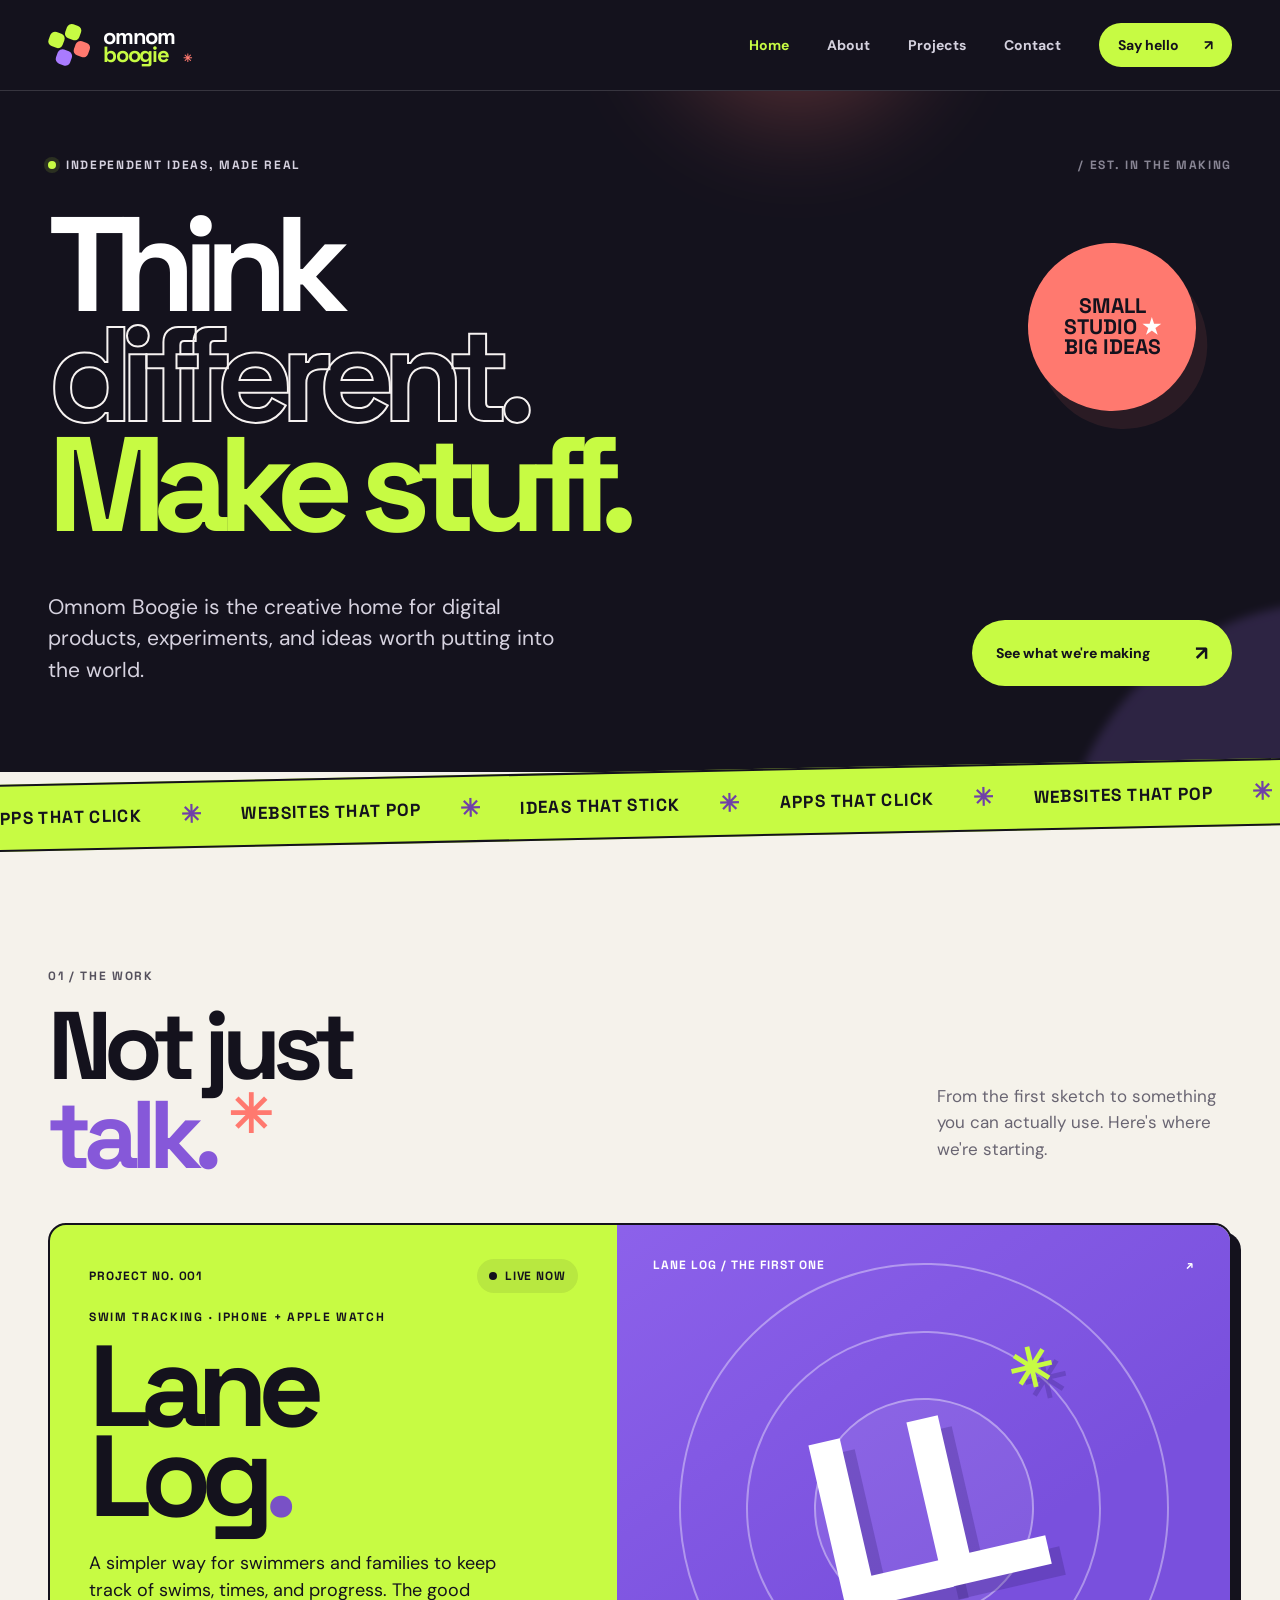
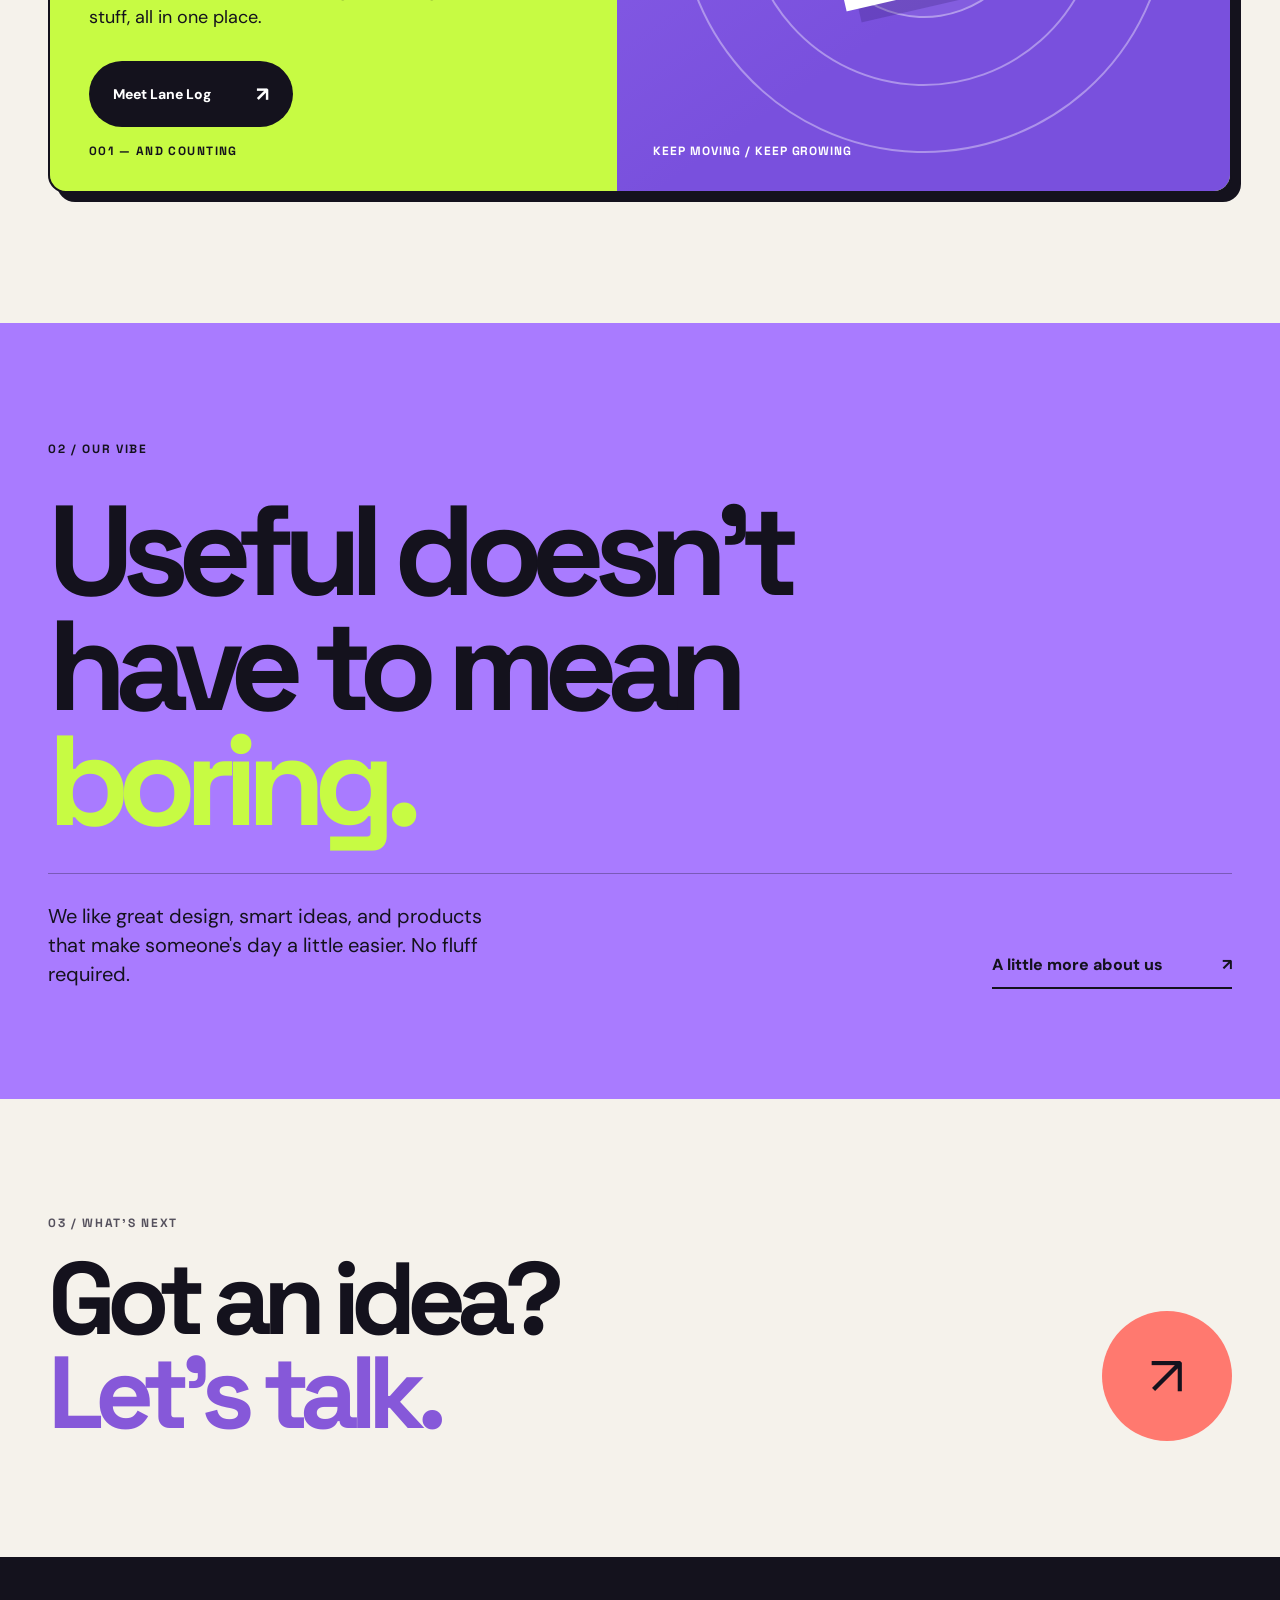
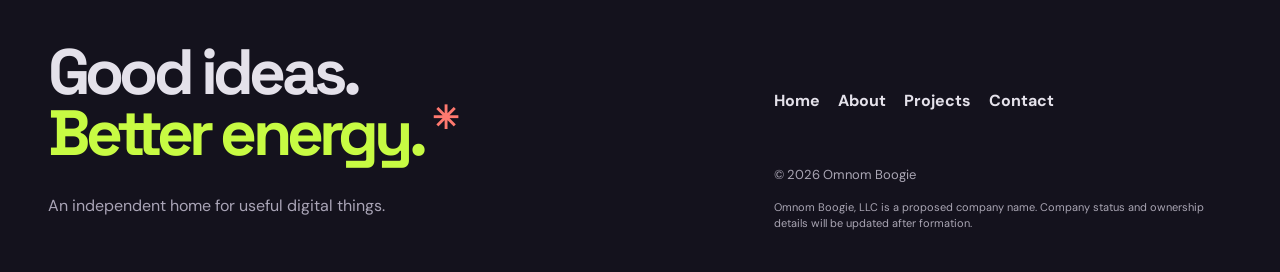
<file: index.html>
<!doctype html>
<html lang="en"><head><meta charset="utf-8"><meta name="viewport" content="width=device-width, initial-scale=1"><meta name="theme-color" content="#11101a"><meta name="description" content="Omnom Boogie is an independent home for digital products and projects. Meet Lane Log and see what comes next."><meta property="og:type" content="website"><meta property="og:title" content="Good ideas. Better energy."><meta property="og:description" content="Omnom Boogie is an independent home for digital products and projects. Meet Lane Log and see what comes next."><title>Good ideas. Better energy. | Omnom Boogie</title><link rel="icon" href="assets/favicon.svg" type="image/svg+xml"><link rel="stylesheet" href="styles.css"><script src="site.js" defer></script></head>
<body><a class="skip" href="#main">Skip to content</a><header class="site-header"><div class="wrap nav-wrap"><a class="brand" href="index.html" aria-label="Omnom Boogie home"><span class="brand-symbol" aria-hidden="true"><span></span><span></span><span></span><span></span></span><span class="brand-text">omnom<span>boogie</span><b>✳</b></span></a><button class="menu-toggle" aria-expanded="false" aria-controls="nav" type="button"><span class="menu-label">Menu</span><span class="menu-glyph" aria-hidden="true">☰</span></button><nav class="nav" id="nav" aria-label="Main navigation"><a href="index.html" aria-current="page">Home</a><a href="about.html">About</a><a href="projects.html">Projects</a><a href="contact.html">Contact</a><a class="nav-contact" href="contact.html">Say hello <span aria-hidden="true">↗</span></a></nav></div></header>
<main id="main"><section class="hero"><div class="wrap hero-inner"><div class="eyebrow light"><span class="signal"></span> INDEPENDENT IDEAS, MADE REAL <span class="eyebrow-right">/ EST. IN THE MAKING</span></div><div class="hero-headline"><h1>Think<br><span class="outline">different.</span><br><span class="pop-text">Make stuff.</span></h1><div class="hero-sticker" aria-hidden="true"><div>SMALL<br>STUDIO<span>★</span><br>BIG IDEAS</div></div></div><div class="hero-bottom"><p>Omnom Boogie is the creative home for digital products, experiments, and ideas worth putting into the world.</p><a class="pill-button lime" href="projects.html">See what we're making <span aria-hidden="true">↗</span></a></div></div><div class="hero-shape shape-one" aria-hidden="true"></div><div class="hero-shape shape-two" aria-hidden="true"></div></section>
<div class="marquee" aria-label="Apps, websites, and ideas with personality"><div class="marquee-track" aria-hidden="true">APPS THAT CLICK <span>✳</span> WEBSITES THAT POP <span>✳</span> IDEAS THAT STICK <span>✳</span> APPS THAT CLICK <span>✳</span> WEBSITES THAT POP <span>✳</span> IDEAS THAT STICK <span>✳</span></div></div>
<section class="work-section wrap" id="work"><div class="section-top"><div><p class="eyebrow dark">01 / THE WORK</p><h2>Not just<br><em>talk.</em> <span class="asterisk">✳</span></h2></div><p>From the first sketch to something you can actually use. Here's where we're starting.</p></div><article class="project-feature"><div class="project-detail"><div class="feature-meta"><span>PROJECT NO. 001</span><span class="live-dot">LIVE NOW</span></div><div class="project-main"><p class="eyebrow">SWIM TRACKING · IPHONE + APPLE WATCH</p><h3>Lane<br>Log<span class="dot">.</span></h3><p>A simpler way for swimmers and families to keep track of swims, times, and progress. The good stuff, all in one place.</p><a class="pill-button black" href="https://www.mylanelog.com/" target="_blank" rel="noopener noreferrer">Meet Lane Log <span aria-hidden="true">↗</span></a></div><div class="project-counter">001 — AND COUNTING</div></div><div class="project-visual" aria-label="Decorative Lane Log showcase artwork"><div class="visual-top"><span>LANE LOG / THE FIRST ONE</span><span>↗</span></div><div class="water-ring ring-a"></div><div class="water-ring ring-b"></div><div class="water-ring ring-c"></div><div class="lane-monogram">LL<span>✳</span></div><div class="visual-bottom">KEEP MOVING / KEEP GROWING</div></div></article></section>
<section class="statement"><div class="wrap statement-grid"><p class="eyebrow">02 / OUR VIBE</p><h2>Useful doesn't<br>have to mean<br><span>boring.</span></h2><div class="statement-bottom"><p>We like great design, smart ideas, and products that make someone's day a little easier. No fluff required.</p><a class="text-link" href="about.html">A little more about us <span aria-hidden="true">↗</span></a></div></div></section>
<section class="contact-strip wrap"><div><p class="eyebrow dark">03 / WHAT'S NEXT</p><h2>Got an idea?<br><em>Let's talk.</em></h2></div><a class="round-cta" href="contact.html" aria-label="Go to contact page">↗</a></section></main>
<footer class="footer"><div class="wrap footer-inner"><div><a class="footer-brand" href="index.html">Good ideas.<br><i>Better energy.</i> <span>✳</span></a><p class="foot-note">An independent home for useful digital things.</p></div><div class="footer-right"><div class="footer-links"><a href="index.html">Home</a><a href="about.html">About</a><a href="projects.html">Projects</a><a href="contact.html">Contact</a></div><p>© <span data-year>2026</span> Omnom Boogie</p><p class="legal-note">Omnom Boogie, LLC is a proposed company name. Company status and ownership details will be updated after formation.</p></div></div></footer></body></html>
</file>
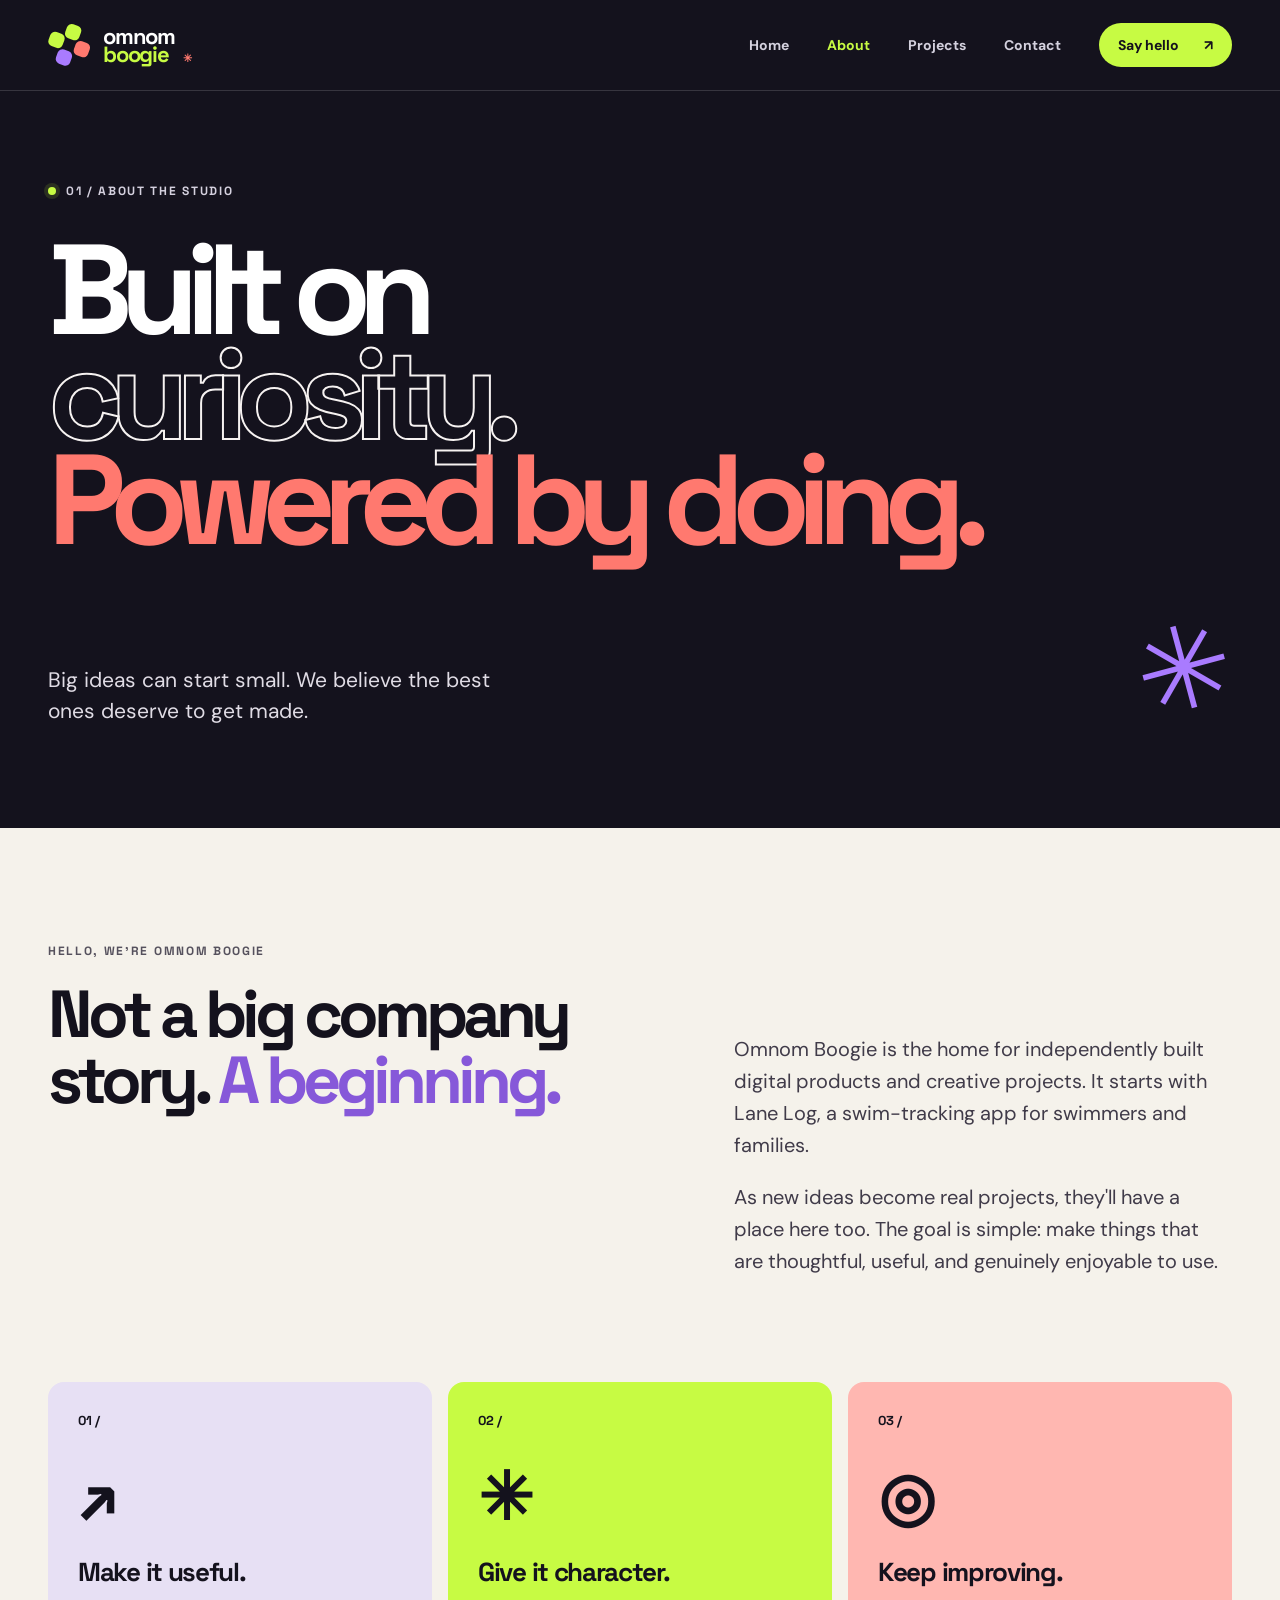
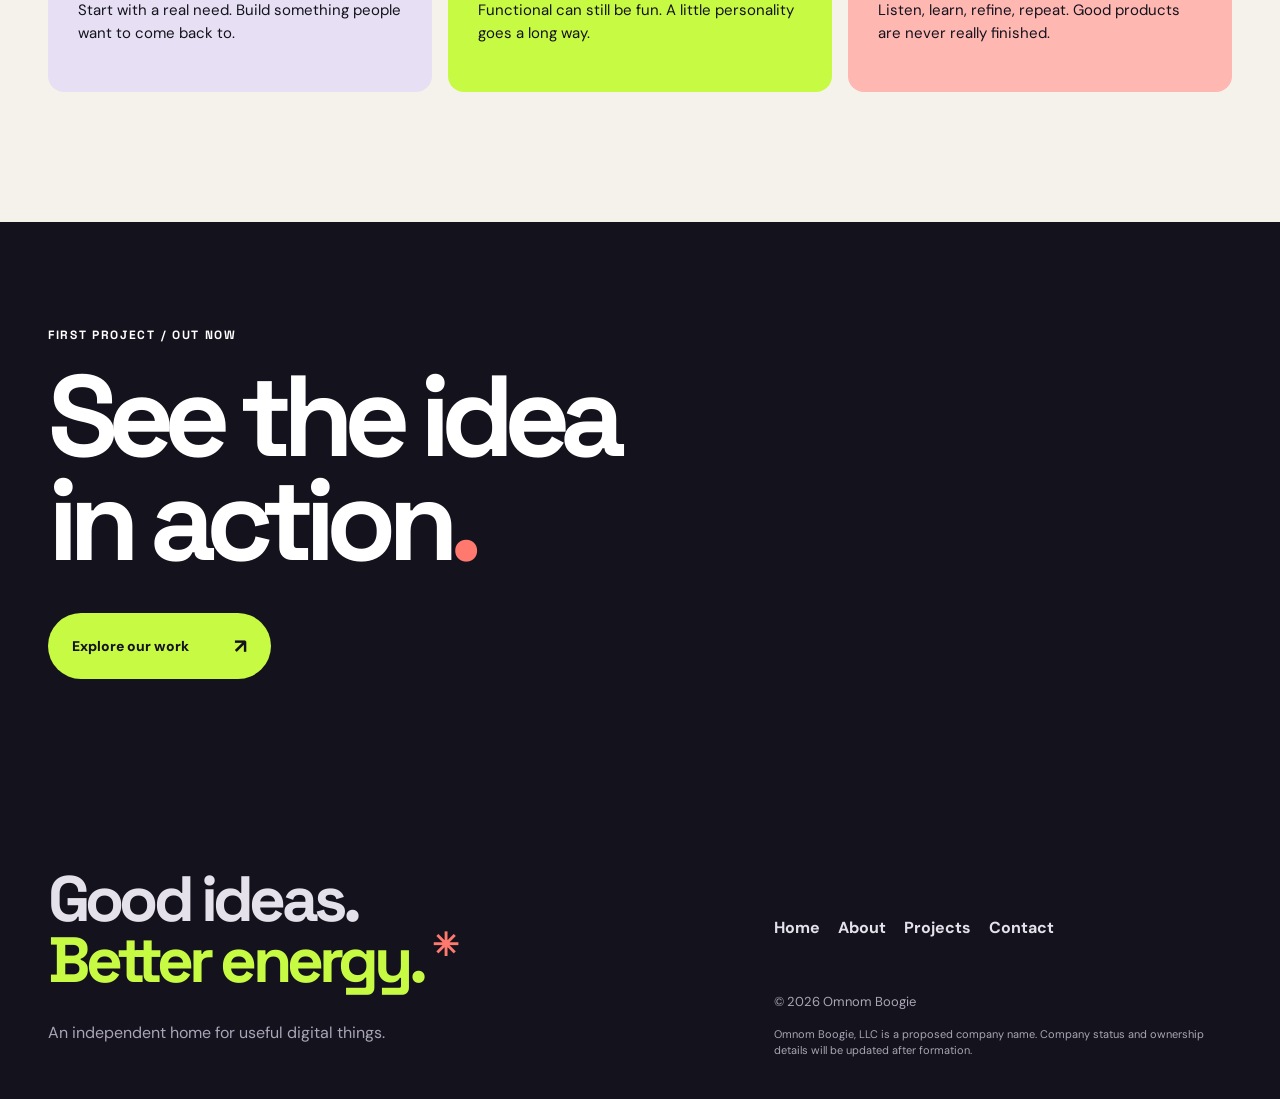
<file: about.html>
<!doctype html>
<html lang="en"><head><meta charset="utf-8"><meta name="viewport" content="width=device-width, initial-scale=1"><meta name="theme-color" content="#11101a"><meta name="description" content="Meet Omnom Boogie: an independent creative home for useful digital products and projects."><meta property="og:type" content="website"><meta property="og:title" content="About"><meta property="og:description" content="Meet Omnom Boogie: an independent creative home for useful digital products and projects."><title>About | Omnom Boogie</title><link rel="icon" href="assets/favicon.svg" type="image/svg+xml"><link rel="stylesheet" href="styles.css"><script src="site.js" defer></script></head>
<body><a class="skip" href="#main">Skip to content</a><header class="site-header"><div class="wrap nav-wrap"><a class="brand" href="index.html" aria-label="Omnom Boogie home"><span class="brand-symbol" aria-hidden="true"><span></span><span></span><span></span><span></span></span><span class="brand-text">omnom<span>boogie</span><b>✳</b></span></a><button class="menu-toggle" aria-expanded="false" aria-controls="nav" type="button"><span class="menu-label">Menu</span><span class="menu-glyph" aria-hidden="true">☰</span></button><nav class="nav" id="nav" aria-label="Main navigation"><a href="index.html">Home</a><a href="about.html" aria-current="page">About</a><a href="projects.html">Projects</a><a href="contact.html">Contact</a><a class="nav-contact" href="contact.html">Say hello <span aria-hidden="true">↗</span></a></nav></div></header>
<main id="main"><section class="page-hero page-hero-about"><div class="wrap"><div class="eyebrow light"><span class="signal"></span> 01 / ABOUT THE STUDIO</div><h1>Built on<br><span class="outline">curiosity.</span><br><span class="pop-text">Powered by doing.</span></h1><div class="page-hero-foot"><p>Big ideas can start small. We believe the best ones deserve to get made.</p><div class="hero-doodle" aria-hidden="true">✳</div></div></div></section><section class="about-content wrap"><div class="two-col-intro"><div><p class="eyebrow dark">HELLO, WE'RE OMNOM BOOGIE</p><h2>Not a big company story. <em>A beginning.</em></h2></div><div><p>Omnom Boogie is the home for independently built digital products and creative projects. It starts with Lane Log, a swim-tracking app for swimmers and families.</p><p>As new ideas become real projects, they'll have a place here too. The goal is simple: make things that are thoughtful, useful, and genuinely enjoyable to use.</p></div></div><div class="values-grid"><article><span class="value-number">01 /</span><div class="value-symbol">↗</div><h3>Make it useful.</h3><p>Start with a real need. Build something people want to come back to.</p></article><article><span class="value-number">02 /</span><div class="value-symbol">✳</div><h3>Give it character.</h3><p>Functional can still be fun. A little personality goes a long way.</p></article><article><span class="value-number">03 /</span><div class="value-symbol">◎</div><h3>Keep improving.</h3><p>Listen, learn, refine, repeat. Good products are never really finished.</p></article></div></section><section class="mini-cta"><div class="wrap"><p class="eyebrow">FIRST PROJECT / OUT NOW</p><h2>See the idea<br>in action<span>.</span></h2><a class="pill-button lime" href="projects.html">Explore our work <span aria-hidden="true">↗</span></a></div></section></main>
<footer class="footer"><div class="wrap footer-inner"><div><a class="footer-brand" href="index.html">Good ideas.<br><i>Better energy.</i> <span>✳</span></a><p class="foot-note">An independent home for useful digital things.</p></div><div class="footer-right"><div class="footer-links"><a href="index.html">Home</a><a href="about.html">About</a><a href="projects.html">Projects</a><a href="contact.html">Contact</a></div><p>© <span data-year>2026</span> Omnom Boogie</p><p class="legal-note">Omnom Boogie, LLC is a proposed company name. Company status and ownership details will be updated after formation.</p></div></div></footer></body></html>
</file>
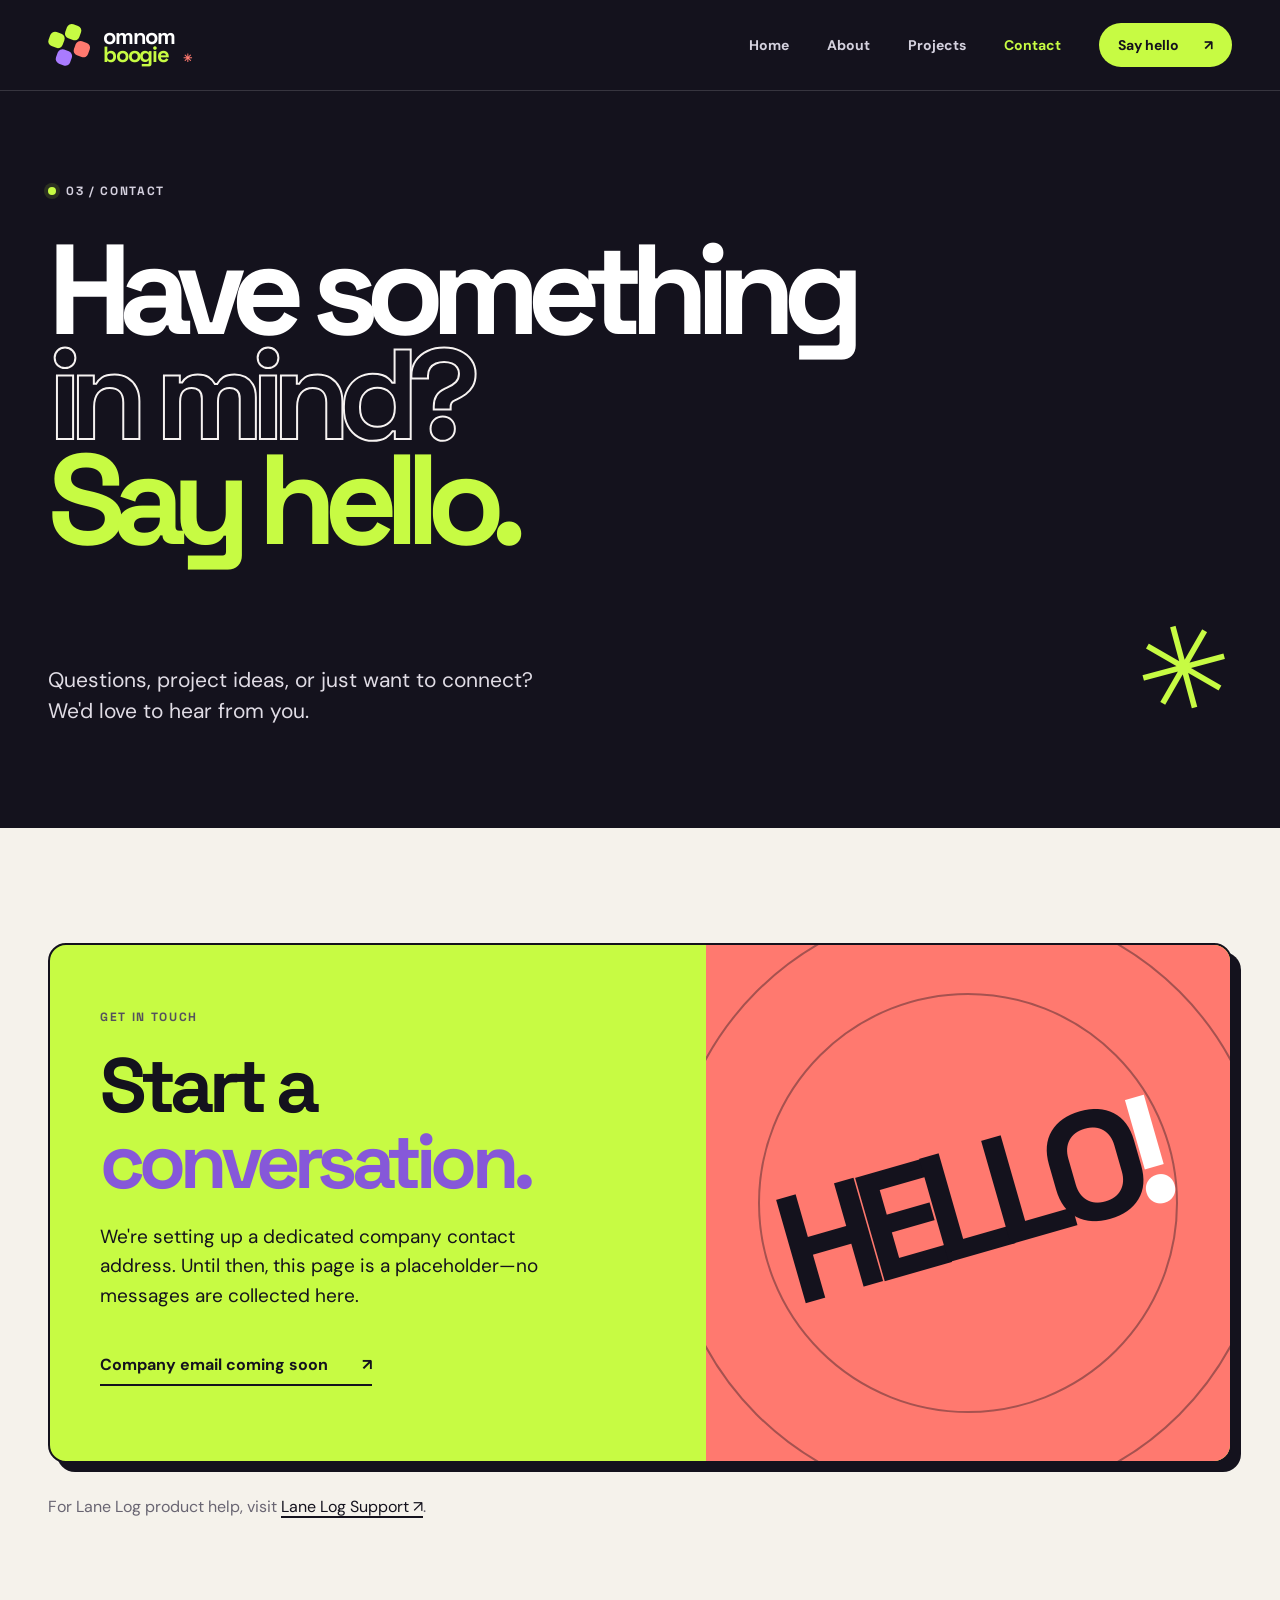
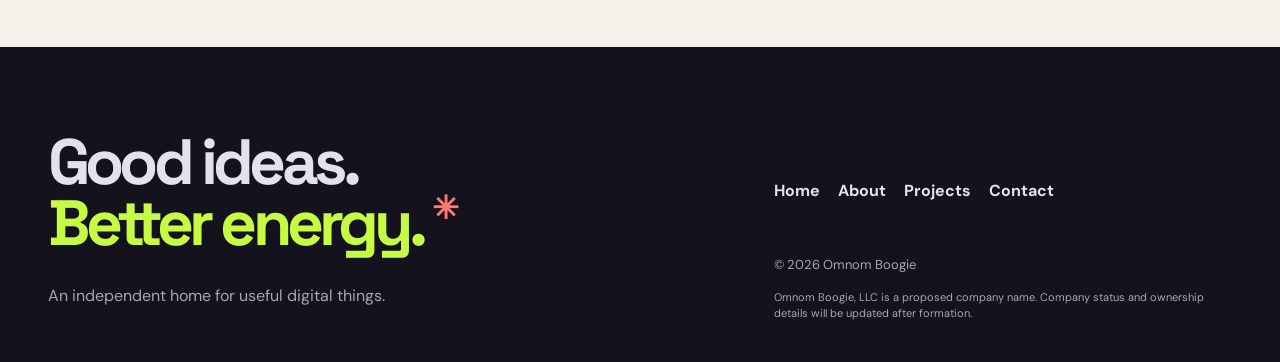
<file: contact.html>
<!doctype html>
<html lang="en"><head><meta charset="utf-8"><meta name="viewport" content="width=device-width, initial-scale=1"><meta name="theme-color" content="#11101a"><meta name="description" content="Contact Omnom Boogie and find support for Lane Log."><meta property="og:type" content="website"><meta property="og:title" content="Contact"><meta property="og:description" content="Contact Omnom Boogie and find support for Lane Log."><title>Contact | Omnom Boogie</title><link rel="icon" href="assets/favicon.svg" type="image/svg+xml"><link rel="stylesheet" href="styles.css"><script src="site.js" defer></script></head>
<body><a class="skip" href="#main">Skip to content</a><header class="site-header"><div class="wrap nav-wrap"><a class="brand" href="index.html" aria-label="Omnom Boogie home"><span class="brand-symbol" aria-hidden="true"><span></span><span></span><span></span><span></span></span><span class="brand-text">omnom<span>boogie</span><b>✳</b></span></a><button class="menu-toggle" aria-expanded="false" aria-controls="nav" type="button"><span class="menu-label">Menu</span><span class="menu-glyph" aria-hidden="true">☰</span></button><nav class="nav" id="nav" aria-label="Main navigation"><a href="index.html">Home</a><a href="about.html">About</a><a href="projects.html">Projects</a><a href="contact.html" aria-current="page">Contact</a><a class="nav-contact" href="contact.html">Say hello <span aria-hidden="true">↗</span></a></nav></div></header>
<main id="main"><section class="page-hero page-hero-contact"><div class="wrap"><p class="eyebrow light"><span class="signal"></span> 03 / CONTACT</p><h1>Have something<br><span class="outline">in mind?</span><br><span class="pop-text">Say hello.</span></h1><div class="page-hero-foot"><p>Questions, project ideas, or just want to connect? We'd love to hear from you.</p><div class="hero-doodle" aria-hidden="true">✳</div></div></div></section><section class="contact-content wrap"><div class="contact-panel"><div><p class="eyebrow dark">GET IN TOUCH</p><h2>Start a<br><em>conversation.</em></h2><p>We're setting up a dedicated company contact address. Until then, this page is a placeholder—no messages are collected here.</p><span class="contact-placeholder">Company email coming soon <span aria-hidden="true">↗</span></span></div><div class="contact-art" aria-hidden="true"><div class="contact-art-inner">HELLO<span>!</span></div><div class="contact-orbit orbit-one"></div><div class="contact-orbit orbit-two"></div></div></div><p class="contact-footnote">For Lane Log product help, visit <a href="https://www.mylanelog.com/support" target="_blank" rel="noopener noreferrer">Lane Log Support ↗</a>.</p></section></main>
<footer class="footer"><div class="wrap footer-inner"><div><a class="footer-brand" href="index.html">Good ideas.<br><i>Better energy.</i> <span>✳</span></a><p class="foot-note">An independent home for useful digital things.</p></div><div class="footer-right"><div class="footer-links"><a href="index.html">Home</a><a href="about.html">About</a><a href="projects.html">Projects</a><a href="contact.html">Contact</a></div><p>© <span data-year>2026</span> Omnom Boogie</p><p class="legal-note">Omnom Boogie, LLC is a proposed company name. Company status and ownership details will be updated after formation.</p></div></div></footer></body></html>
</file>
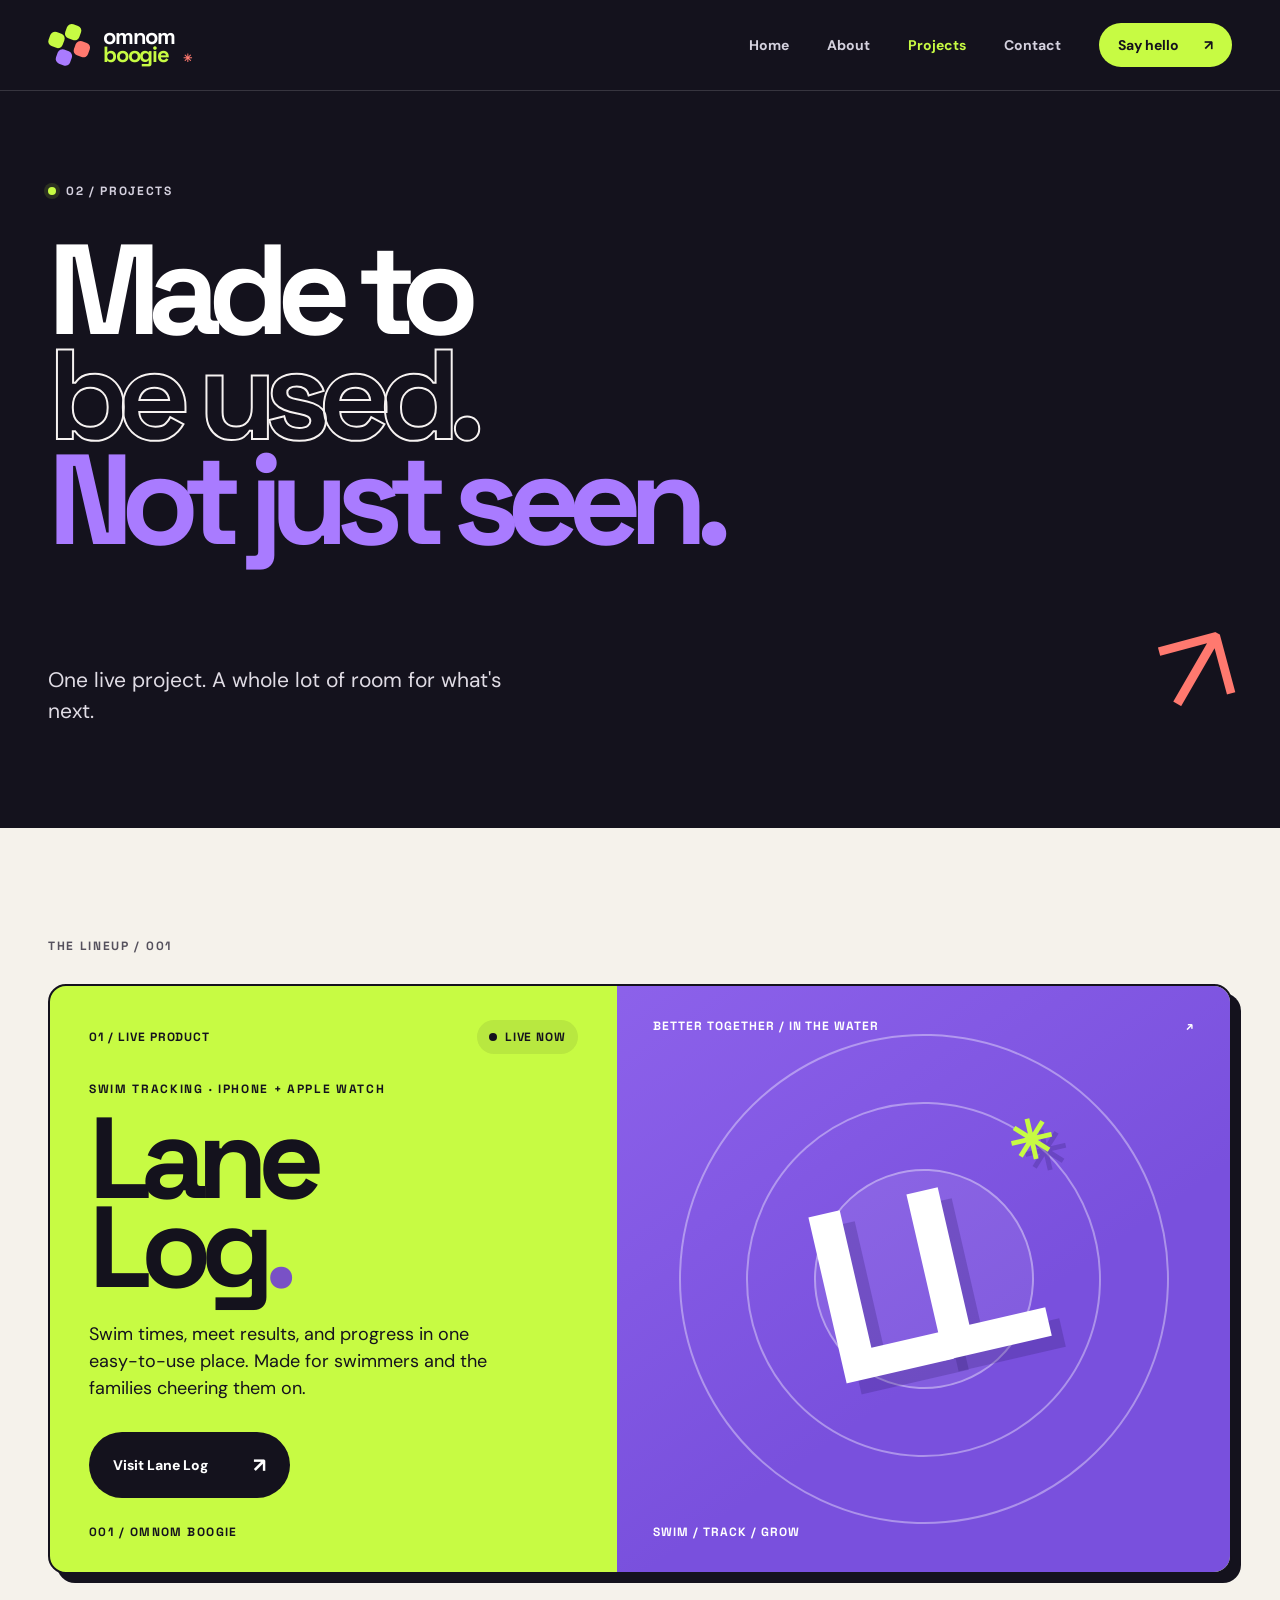
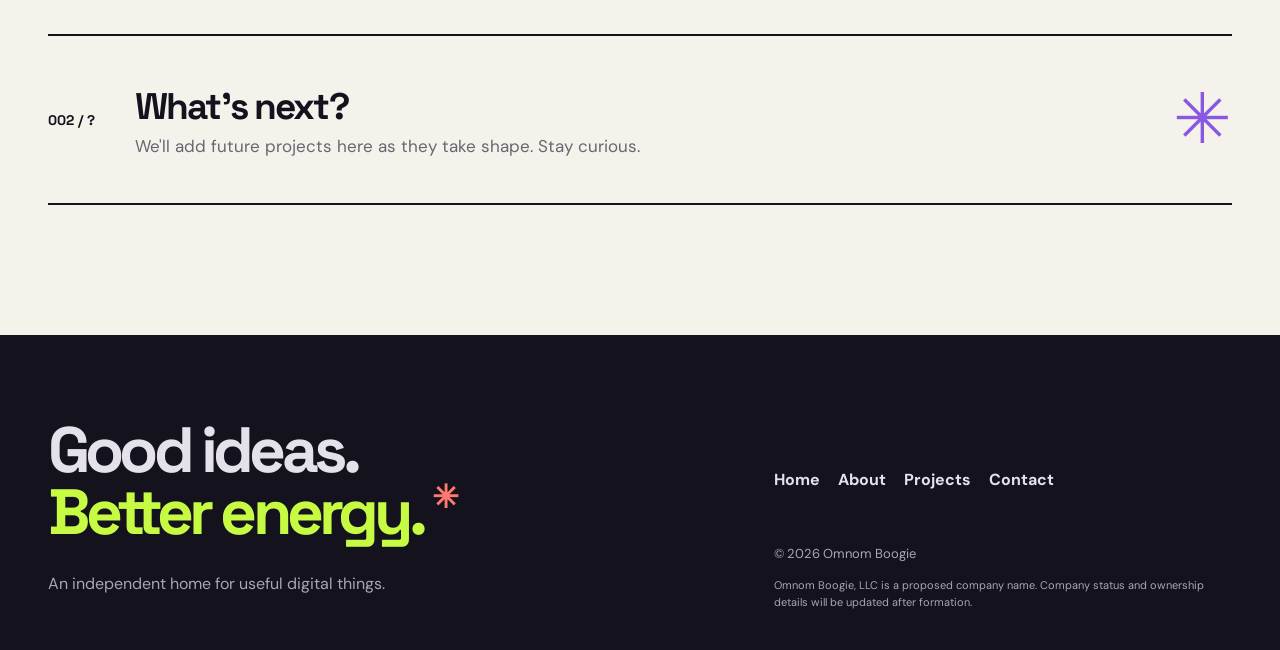
<file: projects.html>
<!doctype html>
<html lang="en"><head><meta charset="utf-8"><meta name="viewport" content="width=device-width, initial-scale=1"><meta name="theme-color" content="#11101a"><meta name="description" content="Explore the projects from Omnom Boogie, starting with Lane Log for swimmers and families."><meta property="og:type" content="website"><meta property="og:title" content="Projects"><meta property="og:description" content="Explore the projects from Omnom Boogie, starting with Lane Log for swimmers and families."><title>Projects | Omnom Boogie</title><link rel="icon" href="assets/favicon.svg" type="image/svg+xml"><link rel="stylesheet" href="styles.css"><script src="site.js" defer></script></head>
<body><a class="skip" href="#main">Skip to content</a><header class="site-header"><div class="wrap nav-wrap"><a class="brand" href="index.html" aria-label="Omnom Boogie home"><span class="brand-symbol" aria-hidden="true"><span></span><span></span><span></span><span></span></span><span class="brand-text">omnom<span>boogie</span><b>✳</b></span></a><button class="menu-toggle" aria-expanded="false" aria-controls="nav" type="button"><span class="menu-label">Menu</span><span class="menu-glyph" aria-hidden="true">☰</span></button><nav class="nav" id="nav" aria-label="Main navigation"><a href="index.html">Home</a><a href="about.html">About</a><a href="projects.html" aria-current="page">Projects</a><a href="contact.html">Contact</a><a class="nav-contact" href="contact.html">Say hello <span aria-hidden="true">↗</span></a></nav></div></header>
<main id="main"><section class="page-hero page-hero-projects"><div class="wrap"><p class="eyebrow light"><span class="signal"></span> 02 / PROJECTS</p><h1>Made to<br><span class="outline">be used.</span><br><span class="pop-text">Not just seen.</span></h1><div class="page-hero-foot"><p>One live project. A whole lot of room for what's next.</p><div class="hero-doodle" aria-hidden="true">↗</div></div></div></section><section class="project-list wrap"><p class="eyebrow dark">THE LINEUP / 001</p><article class="project-feature project-feature-page"><div class="project-detail"><div class="feature-meta"><span>01 / LIVE PRODUCT</span><span class="live-dot">LIVE NOW</span></div><div class="project-main"><p class="eyebrow">SWIM TRACKING · IPHONE + APPLE WATCH</p><h2>Lane<br>Log<span class="dot">.</span></h2><p>Swim times, meet results, and progress in one easy-to-use place. Made for swimmers and the families cheering them on.</p><a class="pill-button black" href="https://www.mylanelog.com/" target="_blank" rel="noopener noreferrer">Visit Lane Log <span aria-hidden="true">↗</span></a></div><div class="project-counter">001 / OMNOM BOOGIE</div></div><div class="project-visual" aria-label="Decorative Lane Log artwork"><div class="visual-top"><span>BETTER TOGETHER / IN THE WATER</span><span>↗</span></div><div class="water-ring ring-a"></div><div class="water-ring ring-b"></div><div class="water-ring ring-c"></div><div class="lane-monogram">LL<span>✳</span></div><div class="visual-bottom">SWIM / TRACK / GROW</div></div></article><div class="next-project"><span class="next-number">002 / ?</span><div><h3>What's next?</h3><p>We'll add future projects here as they take shape. Stay curious.</p></div><span aria-hidden="true" class="next-star">✳</span></div></section></main>
<footer class="footer"><div class="wrap footer-inner"><div><a class="footer-brand" href="index.html">Good ideas.<br><i>Better energy.</i> <span>✳</span></a><p class="foot-note">An independent home for useful digital things.</p></div><div class="footer-right"><div class="footer-links"><a href="index.html">Home</a><a href="about.html">About</a><a href="projects.html">Projects</a><a href="contact.html">Contact</a></div><p>© <span data-year>2026</span> Omnom Boogie</p><p class="legal-note">Omnom Boogie, LLC is a proposed company name. Company status and ownership details will be updated after formation.</p></div></div></footer></body></html>
</file>
<file: styles.css>
@import url('https://fonts.googleapis.com/css2?family=DM+Sans:wght@400;500;600;700;800&family=Space+Grotesk:wght@400;500;600;700&display=swap');
:root{--ink:#14121d;--paper:#f5f2eb;--lime:#c7fb43;--purple:#a97bff;--coral:#ff796f;--muted:#696572;--white:#fff;--line:#d6d1cb;font-family:'DM Sans',sans-serif}*{box-sizing:border-box}html{scroll-behavior:smooth}body{margin:0;background:var(--paper);color:var(--ink);overflow-x:hidden}a{color:inherit;text-decoration:none}button{font:inherit}a:focus-visible,button:focus-visible{outline:3px solid var(--purple);outline-offset:4px}::selection{background:var(--lime);color:var(--ink)}.wrap{width:min(1330px,calc(100% - 96px));margin-inline:auto}.skip{position:absolute;left:20px;top:-100px;background:white;padding:12px;z-index:40}.skip:focus{top:10px}.site-header{background:var(--ink);color:white;position:relative;z-index:30;border-bottom:1px solid #ffffff26}.nav-wrap{height:90px;display:flex;align-items:center;justify-content:space-between;gap:30px}.brand{display:flex;align-items:center;gap:13px}.brand-symbol{width:42px;height:42px;position:relative;display:block;transform:rotate(20deg)}.brand-symbol span{position:absolute;width:15px;height:15px;background:var(--lime);border-radius:5px}.brand-symbol span:nth-child(1){top:0;left:13px}.brand-symbol span:nth-child(2){top:13px;right:0;background:var(--coral)}.brand-symbol span:nth-child(3){bottom:0;left:13px;background:var(--purple)}.brand-symbol span:nth-child(4){top:13px;left:0}.brand-text{font:700 22px/0.83 'Space Grotesk',sans-serif;letter-spacing:-1.2px;display:flex;flex-direction:column;position:relative}.brand-text span{color:var(--lime)}.brand-text b{position:absolute;font-size:11px;right:-16px;bottom:0;color:var(--coral)}.nav{display:flex;align-items:center;gap:38px;font-size:14px;font-weight:700}.nav>a:not(.nav-contact){color:#d4d1de;transition:color .2s}.nav>a:hover,.nav>a[aria-current=page]{color:var(--lime)}.nav-contact{padding:13px 19px;background:var(--lime);color:var(--ink);border-radius:99px;white-space:nowrap}.nav-contact:hover{background:white}.nav-contact span{margin-left:22px}.menu-toggle{display:none}.hero,.page-hero{background:var(--ink);color:white;position:relative;isolation:isolate;overflow:hidden}.hero-inner{padding:66px 0 86px;position:relative;z-index:2}.eyebrow{font:700 12px/1.4 'Space Grotesk',sans-serif;letter-spacing:.14em;display:flex;align-items:center;gap:10px;margin:0}.eyebrow.light{color:#d5d1df}.eyebrow.dark{color:#55515d}.signal{width:8px;height:8px;background:var(--lime);border-radius:50%;box-shadow:0 0 0 4px #c7fb4320}.eyebrow-right{margin-left:auto;color:#888594}.hero-headline{position:relative;margin-top:36px}.hero h1,.page-hero h1{font:700 clamp(80px,10.5vw,176px)/.82 'Space Grotesk',sans-serif;letter-spacing:-.102em;margin:0;position:relative;z-index:2}.outline{-webkit-text-stroke:2px #f6f2f1;color:transparent}.pop-text{color:var(--lime)}.hero-sticker{position:absolute;right:3%;top:10%;width:168px;height:168px;background:var(--coral);border-radius:50%;transform:rotate(13deg);display:grid;place-items:center;color:var(--ink);box-shadow:15px 15px 0 #ff796f18;z-index:3}.hero-sticker>div{font:800 21px/.98 'Space Grotesk',sans-serif;transform:rotate(-13deg);text-align:center}.hero-sticker span{color:white;padding-left:5px}.hero-bottom{display:flex;justify-content:space-between;align-items:end;gap:36px;margin-top:52px}.hero-bottom p{font-size:21px;line-height:1.48;color:#d6d2df;max-width:510px;margin:0}.pill-button{display:inline-flex;gap:45px;justify-content:space-between;align-items:center;white-space:nowrap;border-radius:999px;padding:20px 24px;font-weight:800;font-size:14px;transition:transform .2s,background .2s}.pill-button:hover{transform:translateY(-3px)}.pill-button span{font-size:20px}.pill-button.lime{background:var(--lime);color:var(--ink)}.pill-button.black{background:var(--ink);color:white}.pill-button.black:hover{background:#342e49}.hero-shape{position:absolute;border-radius:100%;pointer-events:none}.shape-one{height:550px;width:550px;right:-330px;bottom:-380px;background:var(--purple);opacity:.17;filter:blur(5px)}.shape-two{height:250px;width:250px;right:28%;top:-225px;background:var(--coral);filter:blur(55px);opacity:.3}.marquee{background:var(--lime);color:var(--ink);overflow:hidden;transform:rotate(-1.2deg) scale(1.02);position:relative;z-index:3;border-top:2px solid var(--ink);border-bottom:2px solid var(--ink)}.marquee-track{white-space:nowrap;width:max-content;font:800 17px/1 'Space Grotesk',sans-serif;letter-spacing:.07em;display:flex;align-items:center;gap:38px;padding:19px 0;animation:travel 32s linear infinite}.marquee-track span{color:#7040a8;font-size:24px}@keyframes travel{to{transform:translateX(-50%)}}@media(prefers-reduced-motion:reduce){*,*:before,*:after{animation-duration:.01ms!important;scroll-behavior:auto!important;transition-duration:.01ms!important}}.work-section{padding:130px 0}.section-top{display:flex;justify-content:space-between;align-items:end;gap:40px;margin-bottom:44px}.section-top h2{font:700 clamp(60px,7.5vw,112px)/.92 'Space Grotesk',sans-serif;letter-spacing:-.085em;margin:18px 0 0}.section-top h2 em,.contact-strip h2 em,.two-col-intro h2 em,.contact-panel h2 em{font-style:normal;color:#8658d9}.section-top .asterisk{font-size:.55em;color:var(--coral);vertical-align:top}.section-top>p{max-width:295px;color:var(--muted);line-height:1.55;font-size:17px}.project-feature{display:grid;grid-template-columns:1fr 1.08fr;min-height:570px;overflow:hidden;border:2px solid var(--ink);border-radius:18px;background:var(--lime);box-shadow:9px 9px 0 var(--ink)}.project-detail{display:flex;flex-direction:column;justify-content:space-between;padding:34px 39px 32px;min-width:0}.feature-meta{display:flex;justify-content:space-between;align-items:center;gap:15px;font:700 12px 'Space Grotesk',sans-serif;letter-spacing:.08em}.live-dot{display:inline-flex;align-items:center;gap:8px;background:#14121d14;padding:9px 12px;border-radius:40px;white-space:nowrap}.live-dot:before{content:'';width:8px;height:8px;background:var(--ink);border-radius:50%}.project-main h3,.project-main h2{font:700 clamp(90px,9vw,152px)/.78 'Space Grotesk',sans-serif;letter-spacing:-.09em;margin:16px 0 28px}.dot{color:#7951c6}.project-main>p:not(.eyebrow){font-size:18px;line-height:1.5;max-width:415px;margin:0 0 30px}.project-counter{font:700 12px 'Space Grotesk',sans-serif;letter-spacing:.12em}.project-visual{position:relative;overflow:hidden;background:#7950dd;color:white;display:flex;align-items:center;justify-content:center;isolation:isolate}.project-visual:before{content:'';position:absolute;inset:0;background:linear-gradient(145deg,#a97bff66,transparent 60%)}.visual-top,.visual-bottom{font:700 12px 'Space Grotesk',sans-serif;letter-spacing:.08em;position:absolute;left:36px;right:36px;display:flex;justify-content:space-between;z-index:3}.visual-top{top:32px}.visual-bottom{bottom:32px}.water-ring{position:absolute;border:2px solid #ffffff60;border-radius:50%;aspect-ratio:1;transform:rotate(-20deg)}.ring-a{width:490px}.ring-b{width:355px}.ring-c{width:220px;background:#ffffff14}.lane-monogram{font:700 clamp(120px,19vw,290px)/1 'Space Grotesk',sans-serif;letter-spacing:-.13em;z-index:2;transform:rotate(-13deg);text-shadow:12px 14px 0 #2e1a6c40;padding-right:.12em}.lane-monogram span{font-size:.22em;color:var(--lime);position:absolute;top:-.3em;right:-.2em}.statement{background:var(--purple);padding:118px 0 110px;color:var(--ink)}.statement-grid h2{font:700 clamp(70px,10vw,150px)/.9 'Space Grotesk',sans-serif;letter-spacing:-.09em;margin:35px 0 35px}.statement-grid h2 span{color:var(--lime)}.statement-bottom{border-top:1.5px solid #14121d50;padding-top:28px;display:flex;justify-content:space-between;gap:30px;align-items:end}.statement-bottom p{font-size:20px;line-height:1.45;max-width:440px;margin:0}.text-link{font-weight:800;border-bottom:2px solid var(--ink);padding-bottom:12px}.text-link span{margin-left:55px}.contact-strip{display:flex;justify-content:space-between;align-items:end;gap:40px;padding-block:116px}.contact-strip h2{font:700 clamp(65px,8vw,118px)/.92 'Space Grotesk',sans-serif;letter-spacing:-.09em;margin:20px 0 0}.round-cta{width:130px;height:130px;border-radius:50%;display:grid;place-items:center;background:var(--coral);font-size:55px;transition:transform .2s}.round-cta:hover{transform:rotate(18deg)}.page-hero>.wrap{padding:92px 0 100px;position:relative;z-index:2}.page-hero h1{font-size:clamp(71px,10vw,148px);margin-top:38px}.page-hero-about .pop-text{color:var(--coral)}.page-hero-projects .pop-text{color:var(--purple)}.page-hero-contact .pop-text{color:var(--lime)}.page-hero-foot{display:flex;justify-content:space-between;align-items:end;gap:20px;margin-top:60px}.page-hero-foot p{font-size:21px;line-height:1.5;color:#e0dce5;max-width:485px;margin:0}.hero-doodle{font-size:115px;line-height:1;color:var(--lime);transform:rotate(-15deg)}.page-hero-projects .hero-doodle{color:var(--coral)}.page-hero-about .hero-doodle{color:var(--purple)}.two-col-intro{display:grid;grid-template-columns:1fr .85fr;gap:100px;padding:115px 0 85px}.two-col-intro h2,.contact-panel h2{font:700 clamp(47px,5.2vw,78px)/.98 'Space Grotesk',sans-serif;letter-spacing:-.075em;margin:23px 0}.two-col-intro>div:nth-child(2){padding-top:70px}.two-col-intro>div:nth-child(2) p{font-size:20px;line-height:1.6;color:#403b49}.values-grid{display:grid;grid-template-columns:repeat(3,1fr);gap:16px;padding-bottom:130px}.values-grid article{padding:30px;min-height:310px;border-radius:16px;background:#e7e0f4;display:flex;flex-direction:column}.values-grid article:nth-child(2){background:var(--lime)}.values-grid article:nth-child(3){background:#ffb7b1}.value-number{font:700 13px 'Space Grotesk',sans-serif}.value-symbol{font:700 66px/1 'Space Grotesk',sans-serif;margin:35px 0 25px}.values-grid h3{font:700 26px 'Space Grotesk',sans-serif;letter-spacing:-.05em;margin:0 0 10px}.values-grid p{font-size:15px;line-height:1.55;margin:0}.mini-cta{background:var(--ink);color:white;padding:105px 0}.mini-cta h2{font:700 clamp(70px,9vw,125px)/.9 'Space Grotesk',sans-serif;letter-spacing:-.085em;margin:22px 0 40px}.mini-cta h2 span{color:var(--coral)}.project-list{padding:110px 0 130px}.project-list>.eyebrow{margin-bottom:30px}.project-feature-page{min-height:590px}.next-project{margin-top:60px;padding:38px 0;border-top:2px solid var(--ink);border-bottom:2px solid var(--ink);display:flex;gap:40px;align-items:center}.next-number{font:700 14px 'Space Grotesk',sans-serif;white-space:nowrap}.next-project h3{font:700 37px 'Space Grotesk',sans-serif;letter-spacing:-.05em;margin:0 0 5px}.next-project p{margin:0;color:var(--muted);font-size:17px}.next-star{margin-left:auto;color:#8958e2;font-size:70px}.contact-content{padding:115px 0 130px}.contact-panel{display:grid;grid-template-columns:1fr .8fr;min-height:520px;background:var(--lime);border:2px solid var(--ink);border-radius:18px;overflow:hidden;box-shadow:9px 9px 0 var(--ink)}.contact-panel>div:first-child{padding:64px 50px}.contact-panel h2{font-size:clamp(56px,6vw,87px)}.contact-panel p:not(.eyebrow){font-size:19px;line-height:1.55;max-width:440px}.contact-placeholder{display:inline-block;margin-top:25px;border-bottom:2px solid currentColor;padding-bottom:9px;font-weight:700}.contact-placeholder span{margin-left:30px}.contact-art{background:var(--coral);display:grid;place-items:center;position:relative;isolation:isolate;overflow:hidden}.contact-art-inner{font:700 clamp(90px,12vw,160px)/1 'Space Grotesk',sans-serif;letter-spacing:-.12em;transform:rotate(-16deg);z-index:2}.contact-art-inner span{color:white}.contact-orbit{position:absolute;border:2px solid #14121d60;border-radius:50%;width:420px;height:420px}.orbit-two{width:600px;height:600px}.contact-footnote{font-size:16px;margin:33px 0 0;color:var(--muted)}.contact-footnote a{text-decoration:underline;text-decoration-thickness:2px;text-underline-offset:4px;color:var(--ink)}.footer{background:var(--ink);color:#e4e1ea;padding:85px 0 40px}.footer-inner{display:grid;grid-template-columns:1fr 1fr;gap:40px}.footer-brand{font:700 clamp(50px,5vw,80px)/.96 'Space Grotesk',sans-serif;letter-spacing:-.075em}.footer-brand i{font-style:normal;color:var(--lime)}.footer-brand span{color:var(--coral);font-size:.5em;vertical-align:top}.foot-note{color:#a9a4b6;margin-top:30px}.footer-right{display:flex;align-items:flex-start;flex-direction:column;justify-content:flex-end;padding-left:20%;gap:14px}.footer-links{display:flex;flex-wrap:wrap;gap:18px;font-weight:700;margin-bottom:40px}.footer-links a:hover{text-decoration:underline}.footer-right p{font-size:13px;color:#aaa6b4;margin:0;line-height:1.5}.footer-right .legal-note{font-size:11px;max-width:450px}
@media(max-width:1050px){.hero-sticker{width:123px;height:123px;right:1%;top:12%}.hero-sticker>div{font-size:16px}.wrap{width:min(100% - 64px,1330px)}.project-feature{min-height:530px}.project-detail{padding:26px}.project-main h3,.project-main h2{font-size:clamp(75px,9vw,130px)}.lane-monogram{font-size:190px}.two-col-intro{gap:50px}}
@media(max-width:740px){.wrap{width:calc(100% - 38px)}.nav-wrap{height:76px}.brand-symbol{transform:scale(.88) rotate(20deg)}.brand-text{font-size:21px}.menu-toggle{display:flex;align-items:center;gap:10px;color:white;background:transparent;border:1px solid #ffffff55;border-radius:8px;padding:10px 13px;font-weight:700}.menu-glyph{font-size:19px}.nav{display:none;position:absolute;top:76px;left:0;right:0;background:var(--ink);padding:24px 19px 30px;border-top:1px solid #ffffff25;flex-direction:column;align-items:stretch;gap:5px}.nav.open{display:flex}.nav>a:not(.nav-contact){padding:12px 5px}.nav-contact{margin-top:10px;display:flex;justify-content:space-between}.hero-inner{padding:53px 0 73px}.eyebrow{font-size:10px}.eyebrow-right{display:none}.hero-headline{margin-top:44px}.hero h1{font-size:clamp(63px,12.7vw,99px);letter-spacing:-.095em}.outline{-webkit-text-stroke:1.5px #f6f2f1}.hero-sticker{position:relative;top:auto;right:auto;margin:-5px 0 -15px auto;width:100px;height:100px}.hero-sticker>div{font-size:13px}.hero-bottom{align-items:flex-start;flex-direction:column;margin-top:28px;gap:25px}.hero-bottom p{font-size:17px}.pill-button{padding:17px 20px;font-size:13px}.marquee-track{font-size:13px;padding:14px 0}.work-section{padding:82px 0 90px}.section-top{align-items:start;flex-direction:column;gap:12px;margin-bottom:30px}.section-top h2{font-size:clamp(60px,12vw,86px)}.section-top>p{font-size:16px}.project-feature{grid-template-columns:1fr;box-shadow:5px 5px 0 var(--ink)}.project-detail{min-height:525px;padding:25px}.project-main h3,.project-main h2{font-size:110px}.project-main>p:not(.eyebrow){font-size:16px}.feature-meta{font-size:10px}.project-visual{min-height:400px}.lane-monogram{font-size:180px}.statement{padding:78px 0}.statement-grid h2{font-size:clamp(55px,12.5vw,93px)}.statement-bottom{flex-direction:column;align-items:start}.statement-bottom p{font-size:18px}.contact-strip{padding:90px 0;align-items:end}.contact-strip h2{font-size:clamp(55px,11vw,80px)}.round-cta{width:77px;height:77px;font-size:32px;flex-shrink:0}.page-hero>.wrap{padding:69px 0 75px}.page-hero h1{font-size:clamp(60px,11.4vw,96px)}.page-hero-foot{margin-top:45px}.page-hero-foot p{font-size:18px}.hero-doodle{font-size:55px}.two-col-intro{display:block;padding:75px 0 45px}.two-col-intro h2{font-size:60px}.two-col-intro>div:nth-child(2){padding-top:12px}.two-col-intro>div:nth-child(2) p{font-size:17px}.values-grid{grid-template-columns:1fr;padding-bottom:78px}.values-grid article{min-height:245px}.value-symbol{margin:15px 0}.mini-cta{padding:75px 0}.mini-cta h2{font-size:70px}.project-list{padding:80px 0 95px}.next-project{gap:18px}.next-project h3{font-size:26px}.next-project p{font-size:14px}.next-star{font-size:43px}.contact-content{padding:80px 0 95px}.contact-panel{display:block;box-shadow:5px 5px 0 var(--ink)}.contact-panel>div:first-child{padding:42px 28px}.contact-panel h2{font-size:61px}.contact-panel p:not(.eyebrow){font-size:17px}.contact-art{min-height:270px}.contact-art-inner{font-size:105px}.footer{padding:65px 0 40px}.footer-inner{grid-template-columns:1fr;gap:60px}.footer-brand{font-size:65px}.footer-right{padding-left:0}.footer-links{margin-bottom:18px}}
@media(max-width:390px){.hero h1{font-size:12.3vw}.page-hero h1{font-size:10.9vw}.project-main h3,.project-main h2{font-size:95px}.section-top h2{font-size:56px}.contact-strip h2{font-size:51px}.round-cta{width:65px;height:65px}.contact-panel h2{font-size:50px}.footer-brand{font-size:54px}}
</file>
